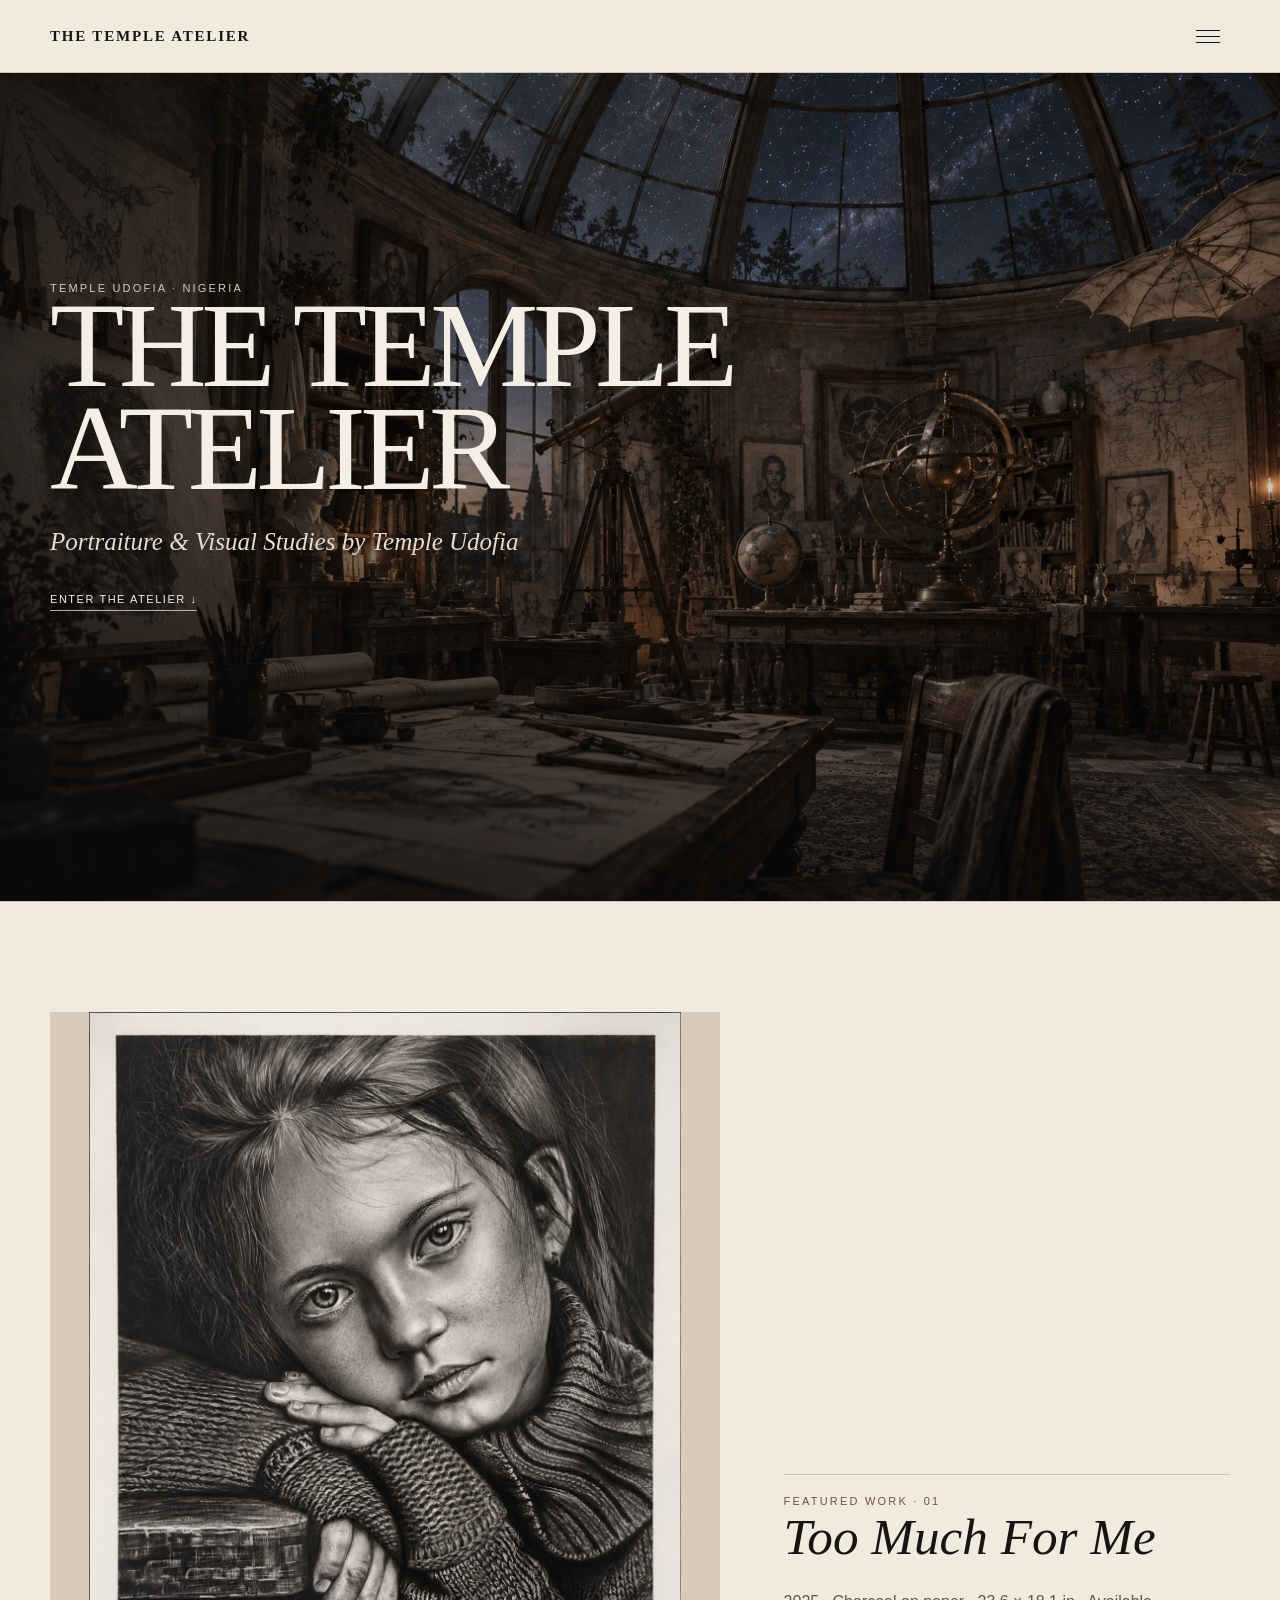
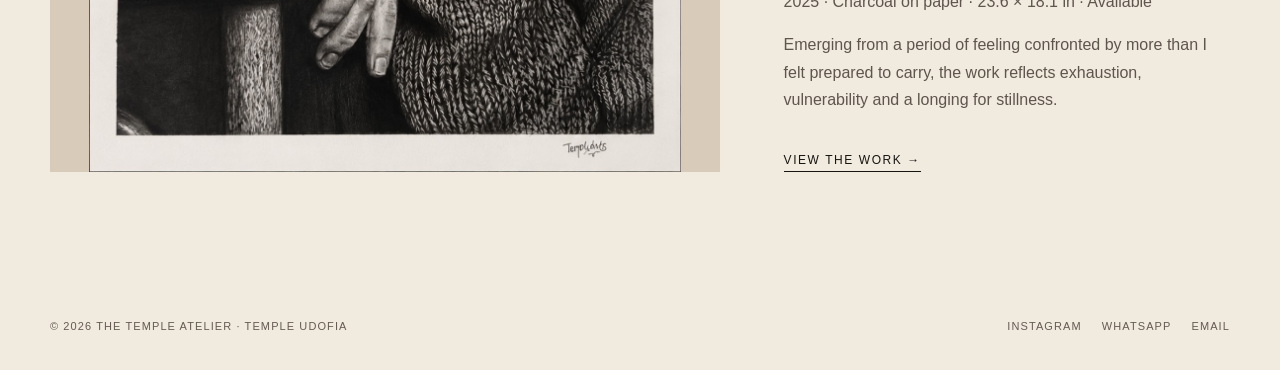
<file: index.html>
<!doctype html><html lang="en"><head><meta charset="utf-8"><meta name="viewport" content="width=device-width,initial-scale=1">
<title>The Temple Atelier — Temple Udofia</title><meta name="description" content="The Temple Atelier — portraiture and visual studies by Temple Udofia.">
<link rel="stylesheet" href="assets/style.css"></head><body>
<header class="site-head"><div class="shell nav">
<a class="brand" href="index.html">The Temple Atelier</a>
<button class="menu-toggle" type="button" aria-label="Open navigation" aria-controls="atelier-menu" aria-expanded="false"><span></span><span></span><span></span></button>
</div></header>
<div class="menu-layer" id="atelier-menu" aria-hidden="true">
  <button class="menu-backdrop" type="button" aria-label="Close navigation"></button>
  <aside class="parchment-menu" role="dialog" aria-modal="true" aria-label="Atelier navigation">
    <button class="menu-close" type="button" aria-label="Close navigation">×</button>
    <div class="menu-kicker">The Temple Atelier</div>
    <nav class="menu-destinations">
      <a class="current" aria-current="page" href="index.html"><span>01</span>Home</a>
      <a href="artist.html"><span>02</span>Artist</a>
      <a href="works.html"><span>03</span>Works</a>
      <a href="commissions.html"><span>04</span>Commissions</a>
    </nav>
    <div class="menu-signoff">Temple Udofia · Nigeria</div>
  </aside>
</div>

<main>
<section class="home-entrance">
  <img class="atelier-bg" src="assets/images/atelier-background.png" alt="The Temple Atelier visual environment">
  <div class="atelier-shade"></div>
  <div class="shell entrance-content">
    <div class="eyebrow light">Temple Udofia · Nigeria</div>
    <h1>THE TEMPLE<br>ATELIER</h1>
    <p>Portraiture &amp; Visual Studies by Temple Udofia</p>
    <a class="enter-link" href="#featured">Enter the atelier ↓</a>
  </div>
</section>
<section class="section" id="featured">
  <div class="shell"><div class="feature">
    <img src="assets/images/too-much-for-me-final.png" alt="Too Much For Me by Temple Udofia">
    <div class="meta"><div class="eyebrow">Featured work · 01</div><h3>Too Much For Me</h3>
    <p>2025 · Charcoal on paper · 23.6 × 18.1 in · Available</p>
    <p>Emerging from a period of feeling confronted by more than I felt prepared to carry, the work reflects exhaustion, vulnerability and a longing for stillness.</p>
    <a class="text-link" href="works.html">View the work →</a></div>
  </div></div>
</section>
</main>

<footer><div class="shell foot"><div>© 2026 The Temple Atelier · Temple Udofia</div>
<div class="social"><a href="https://instagram.com/detempleatelier">Instagram</a><a href="https://wa.me/2349043676835?text=Hello%2C%20I%20have%20something%20for%20the%20Atelier.%20I%E2%80%99d%20love%20to%20see%20it%20come%20to%20life.">WhatsApp</a><a href="mailto:templeudofia177@gmail.com">Email</a></div>
</div></footer>
<script src="assets/site.js"></script></body></html>
</file>
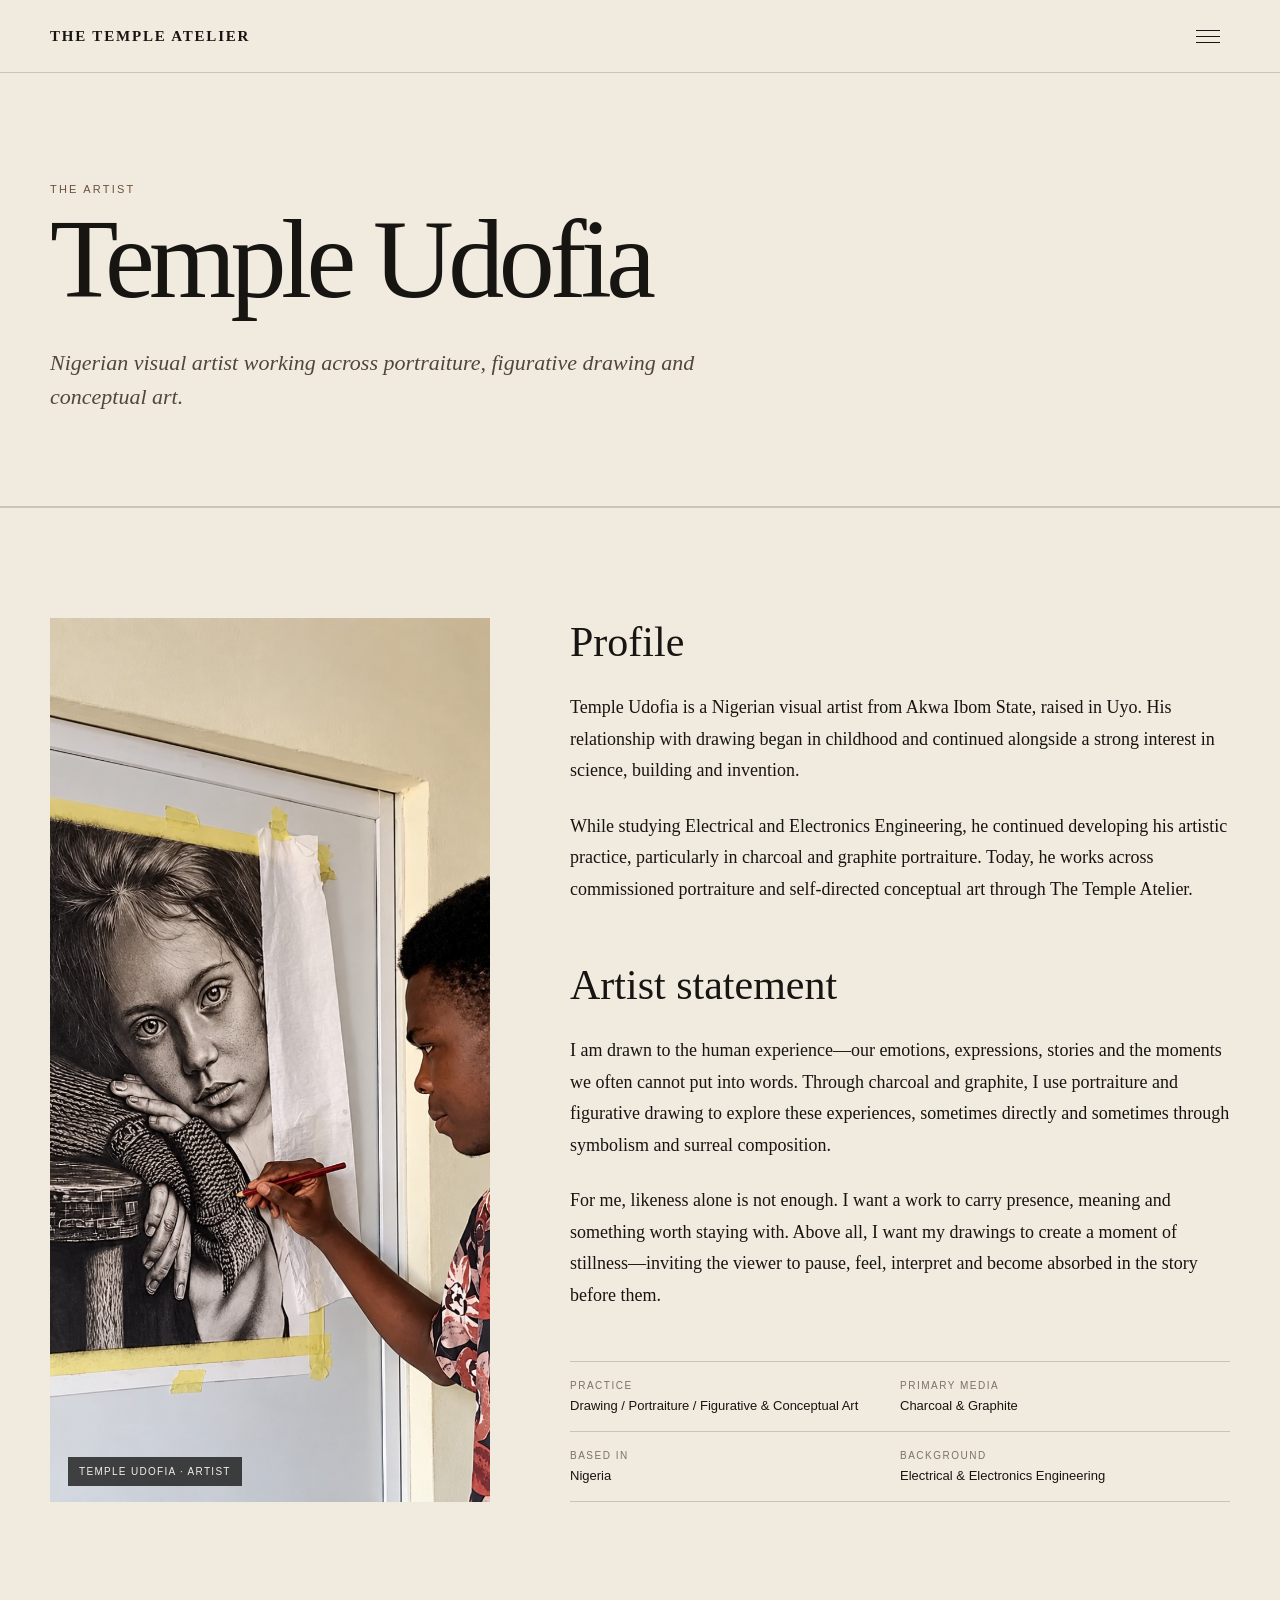
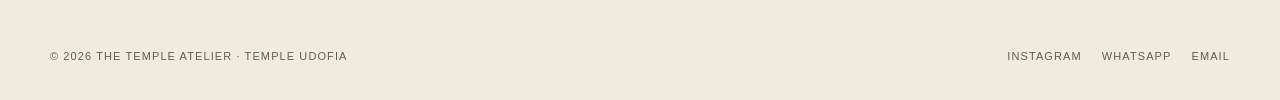
<file: artist.html>
<!doctype html><html lang="en"><head><meta charset="utf-8"><meta name="viewport" content="width=device-width,initial-scale=1">
<title>Artist — The Temple Atelier</title><meta name="description" content="The Temple Atelier — portraiture and visual studies by Temple Udofia.">
<link rel="stylesheet" href="assets/style.css"></head><body>
<header class="site-head"><div class="shell nav">
<a class="brand" href="index.html">The Temple Atelier</a>
<button class="menu-toggle" type="button" aria-label="Open navigation" aria-controls="atelier-menu" aria-expanded="false"><span></span><span></span><span></span></button>
</div></header>
<div class="menu-layer" id="atelier-menu" aria-hidden="true">
  <button class="menu-backdrop" type="button" aria-label="Close navigation"></button>
  <aside class="parchment-menu" role="dialog" aria-modal="true" aria-label="Atelier navigation">
    <button class="menu-close" type="button" aria-label="Close navigation">×</button>
    <div class="menu-kicker">The Temple Atelier</div>
    <nav class="menu-destinations">
      <a href="index.html"><span>01</span>Home</a>
      <a class="current" aria-current="page" href="artist.html"><span>02</span>Artist</a>
      <a href="works.html"><span>03</span>Works</a>
      <a href="commissions.html"><span>04</span>Commissions</a>
    </nav>
    <div class="menu-signoff">Temple Udofia · Nigeria</div>
  </aside>
</div>

<main><section class="page-hero"><div class="shell"><div class="eyebrow">The artist</div><h1>Temple Udofia</h1><p>Nigerian visual artist working across portraiture, figurative drawing and conceptual art.</p></div></section>
<section class="section"><div class="shell artist-grid"><div class="artist-photo"><img src="assets/images/temple-udofia-profile.png" alt="Temple Udofia working on a charcoal portrait"><div class="photo-label">Temple Udofia · Artist</div></div>
<div class="artist-copy"><h2>Profile</h2><p>Temple Udofia is a Nigerian visual artist from Akwa Ibom State, raised in Uyo. His relationship with drawing began in childhood and continued alongside a strong interest in science, building and invention.</p><p>While studying Electrical and Electronics Engineering, he continued developing his artistic practice, particularly in charcoal and graphite portraiture. Today, he works across commissioned portraiture and self-directed conceptual art through The Temple Atelier.</p>
<h2 style="margin-top:56px">Artist statement</h2><p>I am drawn to the human experience—our emotions, expressions, stories and the moments we often cannot put into words. Through charcoal and graphite, I use portraiture and figurative drawing to explore these experiences, sometimes directly and sometimes through symbolism and surreal composition.</p><p>For me, likeness alone is not enough. I want a work to carry presence, meaning and something worth staying with. Above all, I want my drawings to create a moment of stillness—inviting the viewer to pause, feel, interpret and become absorbed in the story before them.</p>
<div class="profile"><div><span>Practice</span>Drawing / Portraiture / Figurative &amp; Conceptual Art</div><div><span>Primary media</span>Charcoal &amp; Graphite</div><div><span>Based in</span>Nigeria</div><div><span>Background</span>Electrical &amp; Electronics Engineering</div></div></div></div></section></main>

<footer><div class="shell foot"><div>© 2026 The Temple Atelier · Temple Udofia</div>
<div class="social"><a href="https://instagram.com/detempleatelier">Instagram</a><a href="https://wa.me/2349043676835?text=Hello%2C%20I%20have%20something%20for%20the%20Atelier.%20I%E2%80%99d%20love%20to%20see%20it%20come%20to%20life.">WhatsApp</a><a href="mailto:templeudofia177@gmail.com">Email</a></div>
</div></footer>
<script src="assets/site.js"></script></body></html>
</file>
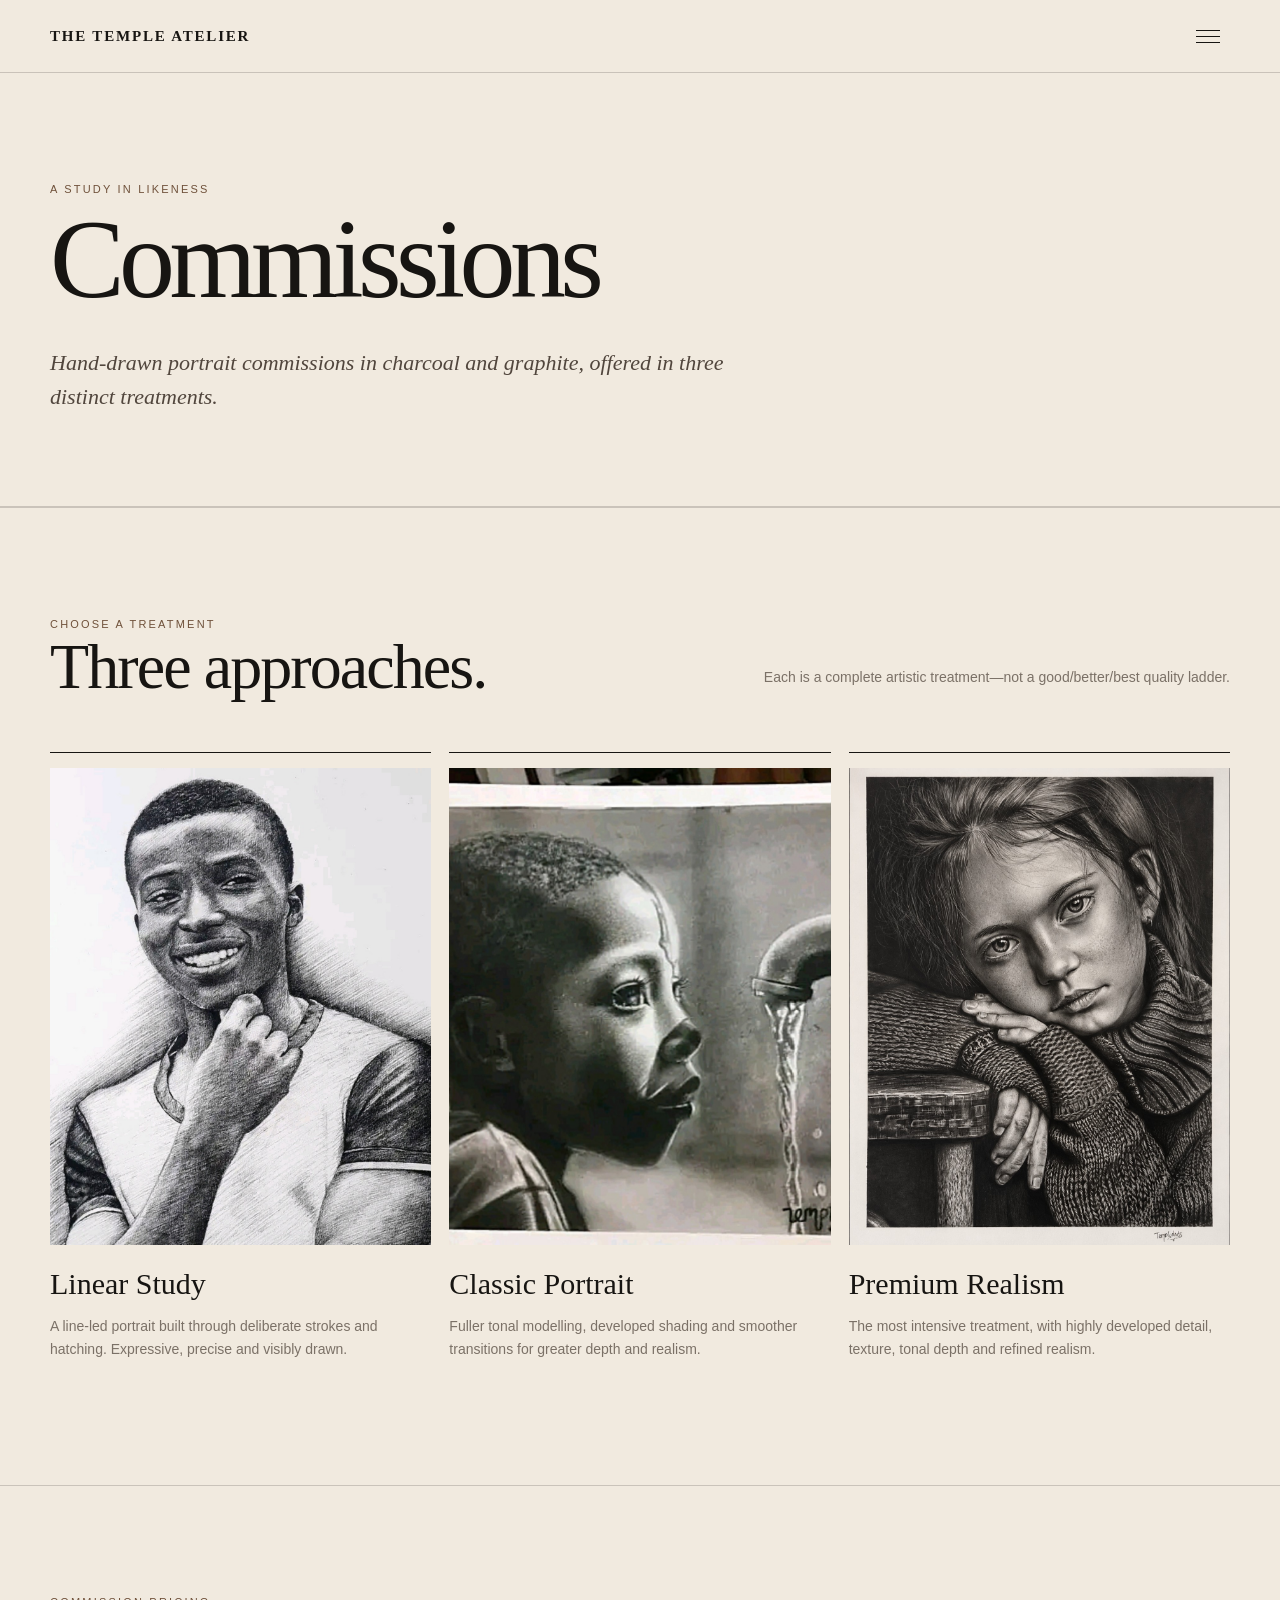
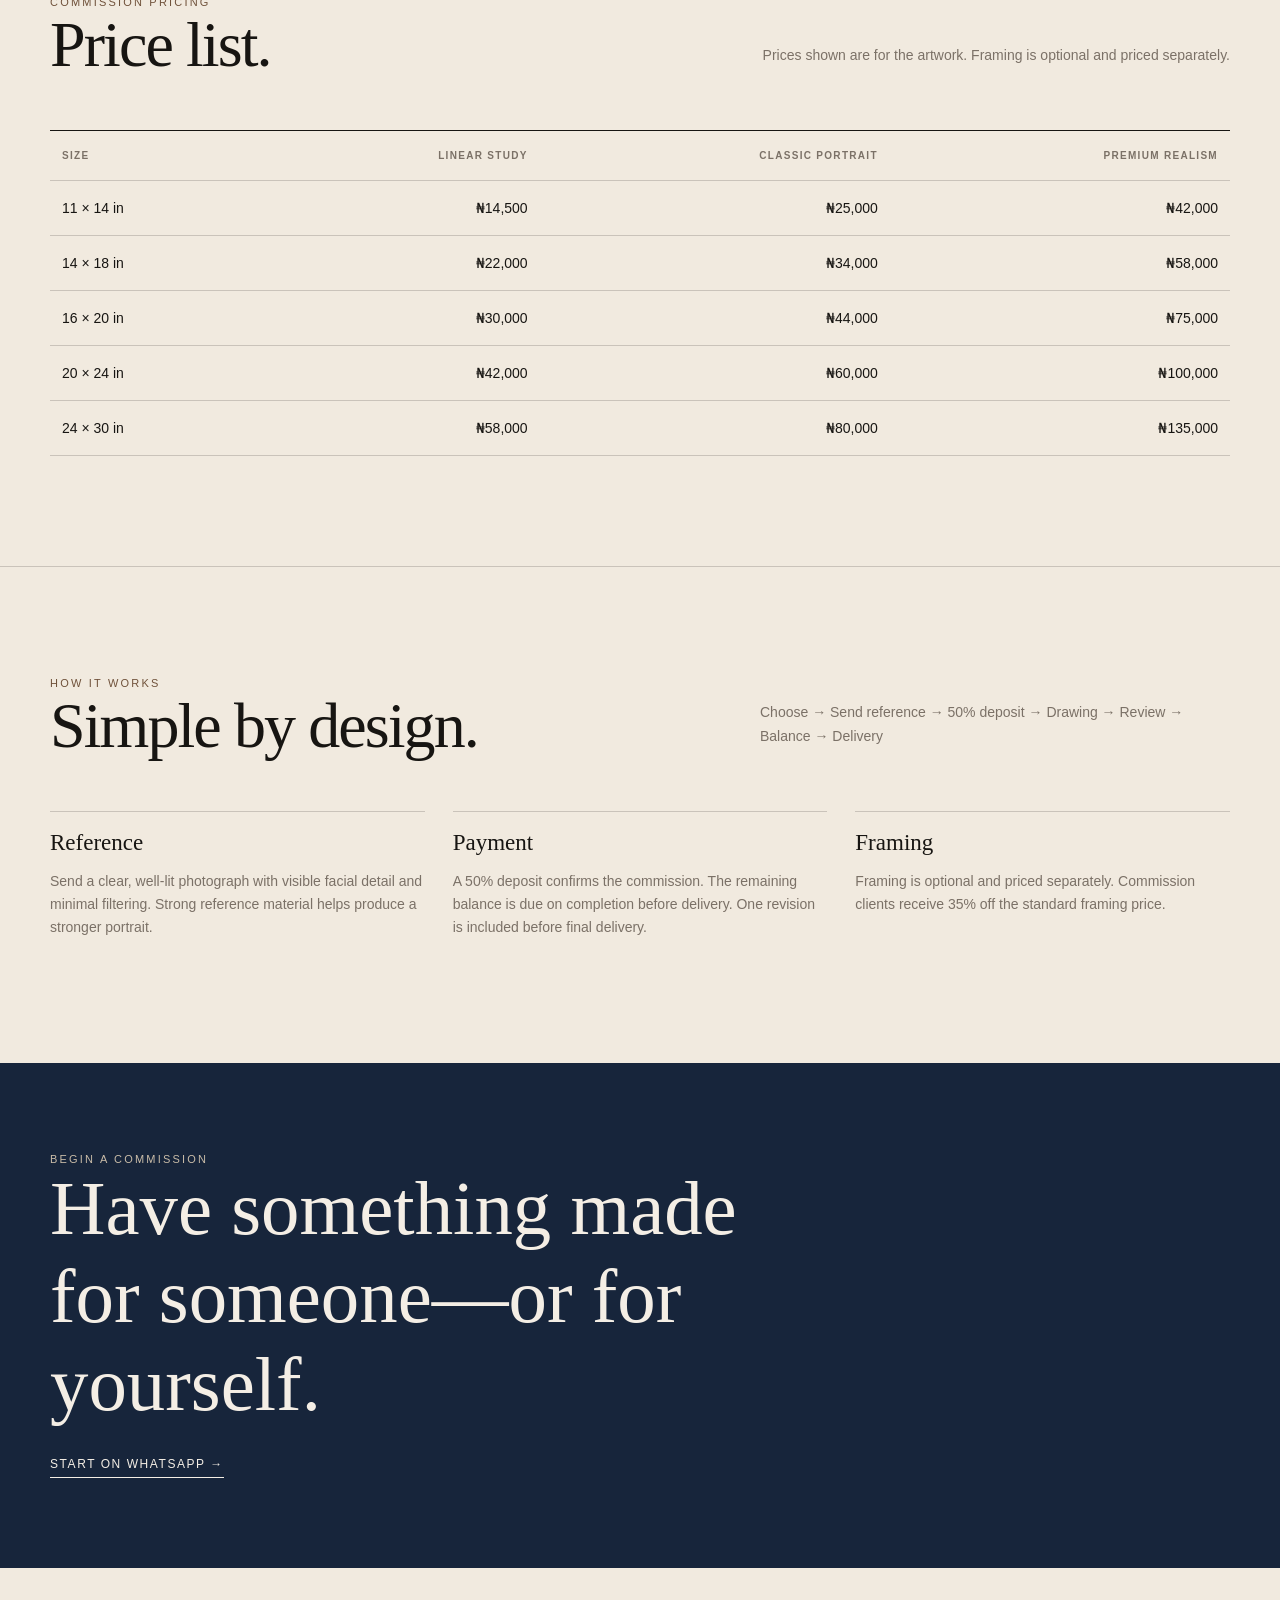
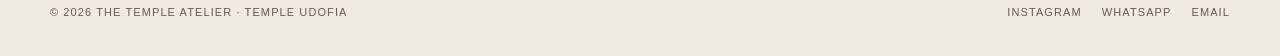
<file: commissions.html>
<!doctype html><html lang="en"><head><meta charset="utf-8"><meta name="viewport" content="width=device-width,initial-scale=1">
<title>Commissions — The Temple Atelier</title><meta name="description" content="The Temple Atelier — portraiture and visual studies by Temple Udofia.">
<link rel="stylesheet" href="assets/style.css"></head><body>
<header class="site-head"><div class="shell nav">
<a class="brand" href="index.html">The Temple Atelier</a>
<button class="menu-toggle" type="button" aria-label="Open navigation" aria-controls="atelier-menu" aria-expanded="false"><span></span><span></span><span></span></button>
</div></header>
<div class="menu-layer" id="atelier-menu" aria-hidden="true">
  <button class="menu-backdrop" type="button" aria-label="Close navigation"></button>
  <aside class="parchment-menu" role="dialog" aria-modal="true" aria-label="Atelier navigation">
    <button class="menu-close" type="button" aria-label="Close navigation">×</button>
    <div class="menu-kicker">The Temple Atelier</div>
    <nav class="menu-destinations">
      <a href="index.html"><span>01</span>Home</a>
      <a href="artist.html"><span>02</span>Artist</a>
      <a href="works.html"><span>03</span>Works</a>
      <a class="current" aria-current="page" href="commissions.html"><span>04</span>Commissions</a>
    </nav>
    <div class="menu-signoff">Temple Udofia · Nigeria</div>
  </aside>
</div>

<main><section class="page-hero"><div class="shell"><div class="eyebrow">A Study in Likeness</div><h1>Commissions</h1><p>Hand-drawn portrait commissions in charcoal and graphite, offered in three distinct treatments.</p></div></section>
<section class="section"><div class="shell"><div class="section-head"><div><div class="eyebrow">Choose a treatment</div><h2>Three approaches.</h2></div><p class="small">Each is a complete artistic treatment—not a good/better/best quality ladder.</p></div>
<div class="treatments">
<div class="treatment"><img src="assets/images/linear-study.jpg" alt="Linear Study portrait example"><h3>Linear Study</h3><p>A line-led portrait built through deliberate strokes and hatching. Expressive, precise and visibly drawn.</p></div>
<div class="treatment"><img src="assets/images/classic-portrait.jpg" alt="Classic Portrait example"><h3>Classic Portrait</h3><p>Fuller tonal modelling, developed shading and smoother transitions for greater depth and realism.</p></div>
<div class="treatment"><img src="assets/images/too-much-for-me-final.png" alt="Premium realism rendering reference"><h3>Premium Realism</h3><p>The most intensive treatment, with highly developed detail, texture, tonal depth and refined realism.</p></div>
</div></div></section>
<section class="section"><div class="shell"><div class="section-head"><div><div class="eyebrow">Commission pricing</div><h2>Price list.</h2></div><p class="small">Prices shown are for the artwork. Framing is optional and priced separately.</p></div>
<div class="price-wrap"><table><thead><tr><th>Size</th><th>Linear Study</th><th>Classic Portrait</th><th>Premium Realism</th></tr></thead><tbody>
<tr><td>11 × 14 in</td><td>₦14,500</td><td>₦25,000</td><td>₦42,000</td></tr>
<tr><td>14 × 18 in</td><td>₦22,000</td><td>₦34,000</td><td>₦58,000</td></tr>
<tr><td>16 × 20 in</td><td>₦30,000</td><td>₦44,000</td><td>₦75,000</td></tr>
<tr><td>20 × 24 in</td><td>₦42,000</td><td>₦60,000</td><td>₦100,000</td></tr>
<tr><td>24 × 30 in</td><td>₦58,000</td><td>₦80,000</td><td>₦135,000</td></tr>
</tbody></table></div></div></section>
<section class="section"><div class="shell"><div class="section-head"><div><div class="eyebrow">How it works</div><h2>Simple by design.</h2></div><p class="small">Choose → Send reference → 50% deposit → Drawing → Review → Balance → Delivery</p></div>
<div class="terms"><div class="term"><h3>Reference</h3><p>Send a clear, well-lit photograph with visible facial detail and minimal filtering. Strong reference material helps produce a stronger portrait.</p></div><div class="term"><h3>Payment</h3><p>A 50% deposit confirms the commission. The remaining balance is due on completion before delivery. One revision is included before final delivery.</p></div><div class="term"><h3>Framing</h3><p>Framing is optional and priced separately. Commission clients receive 35% off the standard framing price.</p></div></div></div></section>
<section class="cta"><div class="shell"><div class="eyebrow" style="color:#c9bca8">Begin a commission</div><h2>Have something made for someone—or for yourself.</h2><a href="https://wa.me/2349043676835?text=Hello%2C%20I%20have%20something%20for%20the%20Atelier.%20I%E2%80%99d%20love%20to%20see%20it%20come%20to%20life.">Start on WhatsApp →</a></div></section>
</main>

<footer><div class="shell foot"><div>© 2026 The Temple Atelier · Temple Udofia</div>
<div class="social"><a href="https://instagram.com/detempleatelier">Instagram</a><a href="https://wa.me/2349043676835?text=Hello%2C%20I%20have%20something%20for%20the%20Atelier.%20I%E2%80%99d%20love%20to%20see%20it%20come%20to%20life.">WhatsApp</a><a href="mailto:templeudofia177@gmail.com">Email</a></div>
</div></footer>
<script src="assets/site.js"></script></body></html>
</file>
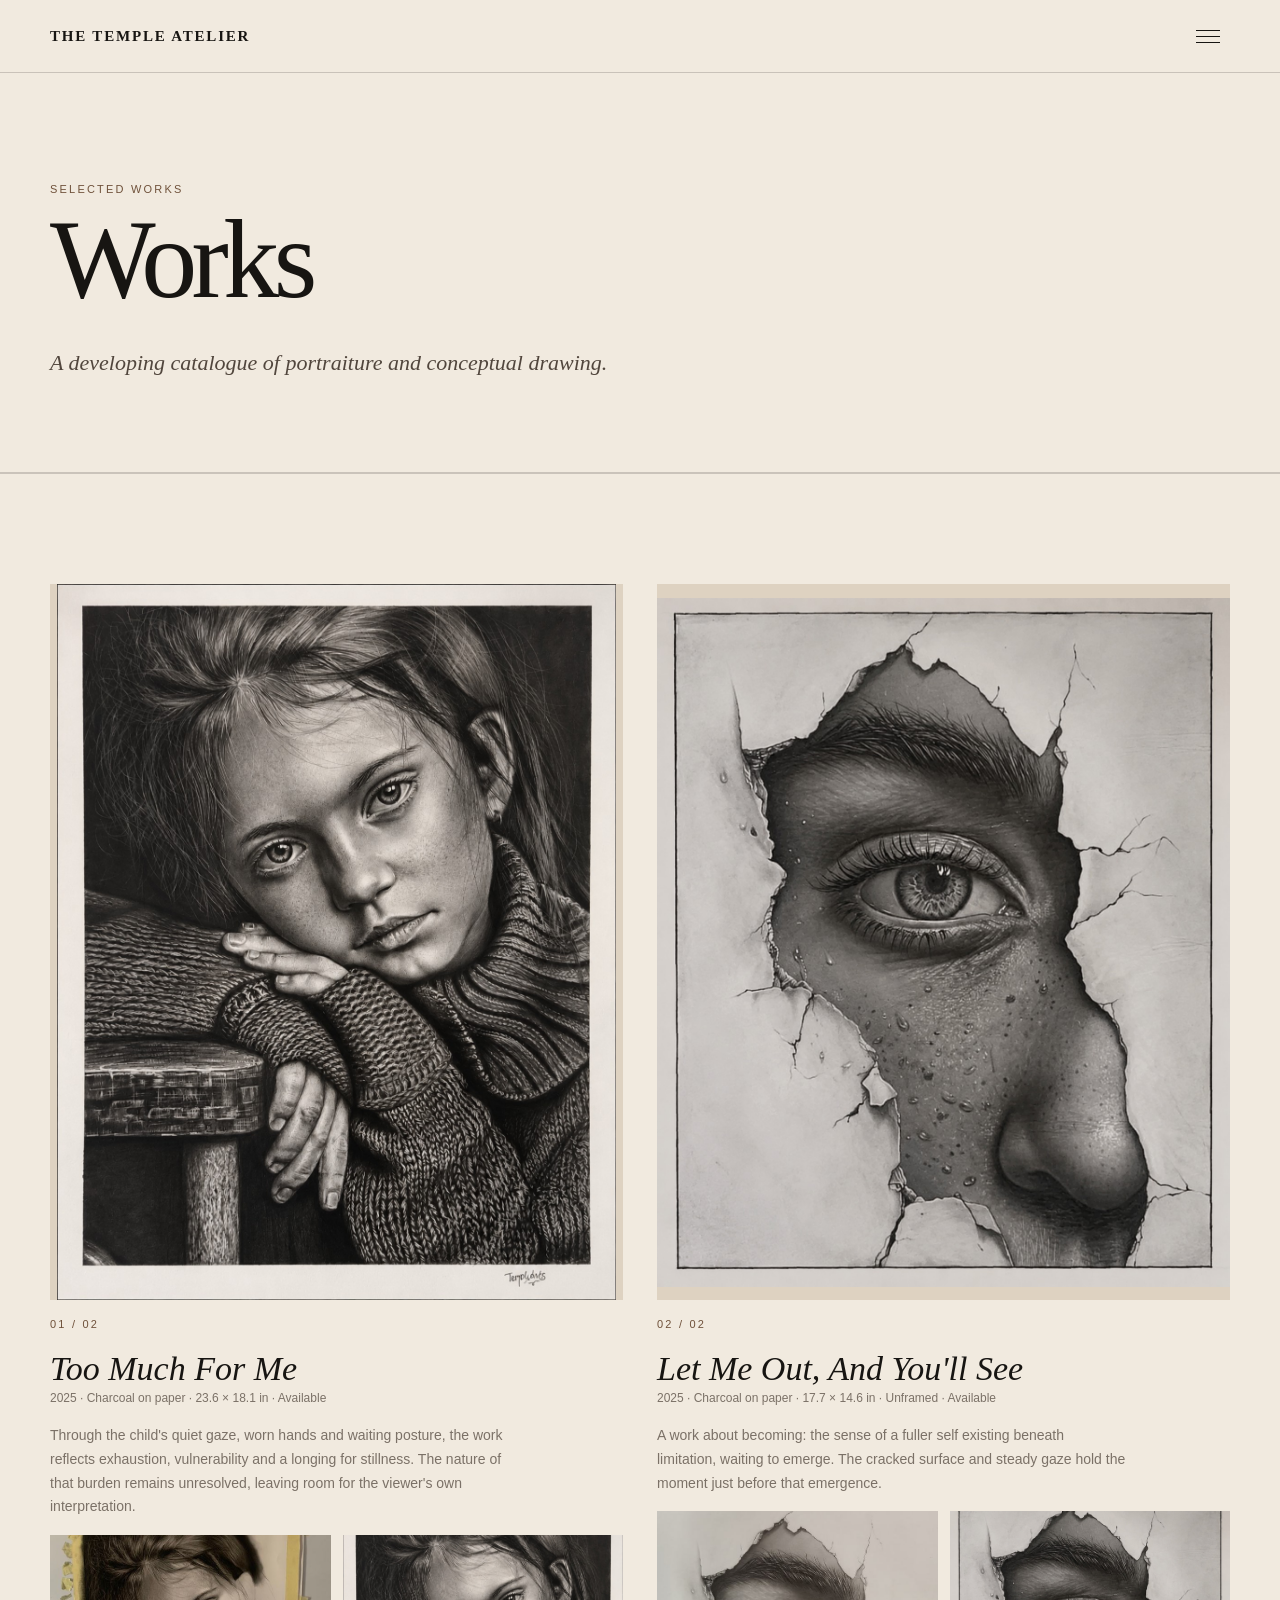
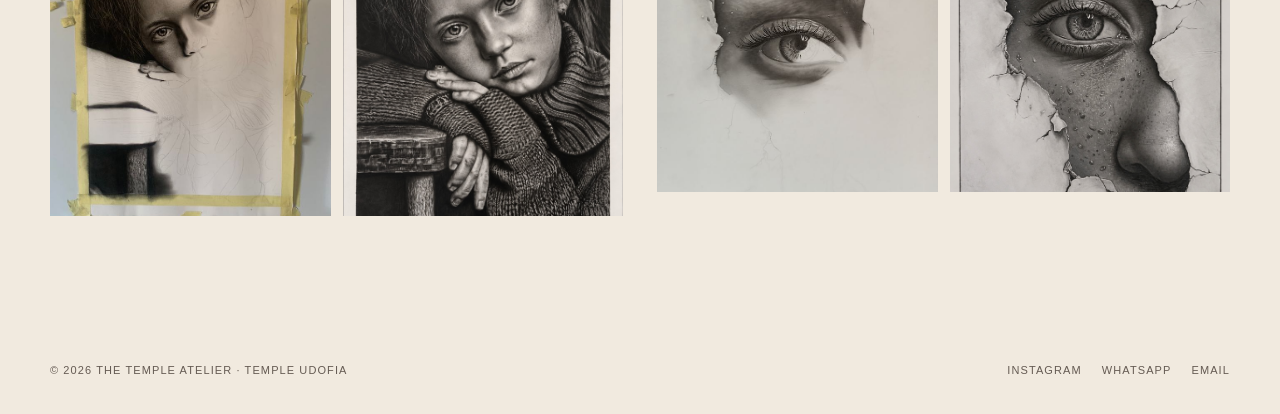
<file: works.html>
<!doctype html><html lang="en"><head><meta charset="utf-8"><meta name="viewport" content="width=device-width,initial-scale=1">
<title>Works — The Temple Atelier</title><meta name="description" content="The Temple Atelier — portraiture and visual studies by Temple Udofia.">
<link rel="stylesheet" href="assets/style.css"></head><body>
<header class="site-head"><div class="shell nav">
<a class="brand" href="index.html">The Temple Atelier</a>
<button class="menu-toggle" type="button" aria-label="Open navigation" aria-controls="atelier-menu" aria-expanded="false"><span></span><span></span><span></span></button>
</div></header>
<div class="menu-layer" id="atelier-menu" aria-hidden="true">
  <button class="menu-backdrop" type="button" aria-label="Close navigation"></button>
  <aside class="parchment-menu" role="dialog" aria-modal="true" aria-label="Atelier navigation">
    <button class="menu-close" type="button" aria-label="Close navigation">×</button>
    <div class="menu-kicker">The Temple Atelier</div>
    <nav class="menu-destinations">
      <a href="index.html"><span>01</span>Home</a>
      <a href="artist.html"><span>02</span>Artist</a>
      <a class="current" aria-current="page" href="works.html"><span>03</span>Works</a>
      <a href="commissions.html"><span>04</span>Commissions</a>
    </nav>
    <div class="menu-signoff">Temple Udofia · Nigeria</div>
  </aside>
</div>

<main><section class="page-hero"><div class="shell"><div class="eyebrow">Selected works</div><h1>Works</h1><p>A developing catalogue of portraiture and conceptual drawing.</p></div></section>
<section class="section"><div class="shell works">
<article class="work"><img src="assets/images/too-much-for-me-final.png" alt="Too Much For Me"><div class="eyebrow" style="margin-top:18px">01 / 02</div><h2>Too Much For Me</h2><div class="details">2025 · Charcoal on paper · 23.6 × 18.1 in · Available</div><p class="small">Through the child's quiet gaze, worn hands and waiting posture, the work reflects exhaustion, vulnerability and a longing for stillness. The nature of that burden remains unresolved, leaving room for the viewer's own interpretation.</p><div class="process-strip"><img src="assets/images/too-much-progress.jpg" alt="Too Much For Me in progress"><img src="assets/images/too-much-for-me-final.png" alt="Too Much For Me finished"></div></article>
<article class="work"><img src="assets/images/let-me-out-final.png" alt="Let Me Out, And You'll See"><div class="eyebrow" style="margin-top:18px">02 / 02</div><h2>Let Me Out, And You'll See</h2><div class="details">2025 · Charcoal on paper · 17.7 × 14.6 in · Unframed · Available</div><p class="small">A work about becoming: the sense of a fuller self existing beneath limitation, waiting to emerge. The cracked surface and steady gaze hold the moment just before that emergence.</p><div class="process-strip"><img src="assets/images/let-me-out-progress.jpg" alt="Let Me Out in progress"><img src="assets/images/let-me-out-final.png" alt="Let Me Out finished"></div></article>
</div></section></main>

<footer><div class="shell foot"><div>© 2026 The Temple Atelier · Temple Udofia</div>
<div class="social"><a href="https://instagram.com/detempleatelier">Instagram</a><a href="https://wa.me/2349043676835?text=Hello%2C%20I%20have%20something%20for%20the%20Atelier.%20I%E2%80%99d%20love%20to%20see%20it%20come%20to%20life.">WhatsApp</a><a href="mailto:templeudofia177@gmail.com">Email</a></div>
</div></footer>
<script src="assets/site.js"></script></body></html>
</file>
<file: assets/style.css>
:root{
  --paper:#f1eadf; --paper2:#e7dccb; --brown:#6f513a; --ink:#171512;
  --blue:#17253b; --muted:#7b7167; --line:rgba(23,21,18,.18);
  --serif: Georgia, "Times New Roman", serif; --sans: Arial, Helvetica, sans-serif;
}
*{box-sizing:border-box} html{scroll-behavior:smooth} body{margin:0;background:var(--paper);color:var(--ink);font-family:var(--sans)}
a{color:inherit;text-decoration:none} img{display:block;max-width:100%}
.shell{width:min(1180px,calc(100% - 42px));margin:auto}
.site-head{position:sticky;top:0;z-index:20;background:rgba(241,234,223,.92);backdrop-filter:blur(12px);border-bottom:1px solid var(--line)}
.nav{min-height:72px;display:flex;align-items:center;justify-content:space-between;gap:24px}
.brand{font:600 15px/1 var(--serif);letter-spacing:.12em;text-transform:uppercase}
.navlinks{display:flex;gap:24px;font-size:12px;letter-spacing:.12em;text-transform:uppercase}
.navlinks a:hover,.navlinks a.active{color:var(--brown)}
.hero{min-height:82vh;display:grid;place-items:center;text-align:center;position:relative;overflow:hidden;background:
radial-gradient(circle at 70% 20%,rgba(23,37,59,.14),transparent 27%),
linear-gradient(140deg,var(--paper),#d9c9b4 58%,#c5b096)}
.hero:after{content:"";position:absolute;width:360px;height:360px;border:1px solid rgba(23,37,59,.22);border-radius:50%;right:-120px;top:18%;box-shadow:0 0 0 80px rgba(23,37,59,.025)}
.hero-inner{position:relative;z-index:2;padding:80px 0}
.eyebrow{font-size:11px;letter-spacing:.2em;text-transform:uppercase;color:var(--brown)}
h1,h2,h3{font-family:var(--serif);font-weight:400;margin:0}
.hero h1{font-size:clamp(48px,9vw,112px);letter-spacing:-.045em;line-height:.88;max-width:1050px}
.hero p{margin:26px auto 0;font-family:var(--serif);font-style:italic;font-size:clamp(17px,2vw,24px);color:#4c4036}
.section{padding:110px 0;border-top:1px solid var(--line)}
.section-head{display:flex;justify-content:space-between;align-items:end;gap:30px;margin-bottom:48px}
.section-head h2{font-size:clamp(38px,5vw,68px);letter-spacing:-.03em}
.small{max-width:470px;color:var(--muted);line-height:1.7;font-size:14px}
.studio-frame{height:min(68vw,760px);background:var(--blue);position:relative;overflow:hidden}
.studio-frame img{width:100%;height:100%;object-fit:cover;filter:grayscale(1) contrast(1.03);opacity:.82}
.studio-frame .caption{position:absolute;left:24px;bottom:20px;color:#f4eee4;font-size:11px;letter-spacing:.14em;text-transform:uppercase}
.feature{display:grid;grid-template-columns:1.2fr .8fr;gap:64px;align-items:end}
.feature img{width:100%;max-height:760px;object-fit:contain;background:#d8cbb9}
.meta{border-top:1px solid var(--line);padding-top:20px}
.meta h3{font-size:clamp(32px,4vw,54px);font-style:italic;margin-bottom:22px}
.meta p{line-height:1.7;color:#5e554d}
.text-link{display:inline-block;margin-top:24px;border-bottom:1px solid;padding-bottom:4px;font-size:12px;letter-spacing:.13em;text-transform:uppercase}
.page-hero{padding:110px 0 70px;border-bottom:1px solid var(--line)}
.page-hero h1{font-size:clamp(56px,9vw,112px);letter-spacing:-.05em}
.page-hero p{max-width:720px;font:italic 22px/1.55 var(--serif);color:#51463d}
.artist-grid{display:grid;grid-template-columns:.8fr 1.2fr;gap:80px}
.artist-card{min-height:520px;background:var(--blue);color:#f5eee3;padding:38px;display:flex;flex-direction:column;justify-content:flex-end;position:relative;overflow:hidden}
.artist-card:before{content:"";position:absolute;width:270px;height:270px;border:1px solid rgba(255,255,255,.28);border-radius:50%;right:-80px;top:60px}
.artist-card strong{font:42px/1 var(--serif);font-weight:400}
.artist-copy h2{font-size:42px;margin-bottom:26px}.artist-copy p{font:18px/1.75 var(--serif);margin:0 0 24px}
.profile{margin-top:50px;display:grid;grid-template-columns:repeat(2,1fr);gap:0;border-top:1px solid var(--line)}
.profile div{padding:18px 0;border-bottom:1px solid var(--line);font-size:13px}.profile span{display:block;color:var(--muted);font-size:10px;text-transform:uppercase;letter-spacing:.15em;margin-bottom:7px}
.works{display:grid;grid-template-columns:1fr 1fr;gap:70px 34px}.work img{width:100%;aspect-ratio:4/5;object-fit:contain;background:#ded2c1}
.work h2{font-size:34px;font-style:italic;margin-top:20px}.work .details{font-size:12px;color:var(--muted);line-height:1.8}
.process-strip{display:grid;grid-template-columns:1fr 1fr;gap:12px;margin-top:16px}.process-strip img{aspect-ratio:1/1;object-fit:cover}
.treatments{display:grid;grid-template-columns:repeat(3,1fr);gap:18px}.treatment{border-top:1px solid var(--ink);padding-top:15px}.treatment img{width:100%;aspect-ratio:4/5;object-fit:cover;background:#ddd0bd;margin-bottom:22px}.treatment h3{font-size:30px}.treatment p{color:var(--muted);font-size:14px;line-height:1.65}
.price-wrap{overflow:auto;border-top:1px solid var(--ink)}table{border-collapse:collapse;width:100%;min-width:660px}th,td{text-align:left;padding:19px 12px;border-bottom:1px solid var(--line);font-size:14px}th{font-size:10px;letter-spacing:.13em;text-transform:uppercase;color:var(--muted)}td:not(:first-child),th:not(:first-child){text-align:right}
.terms{display:grid;grid-template-columns:repeat(3,1fr);gap:28px}.term{border-top:1px solid var(--line);padding-top:18px}.term h3{font-size:23px}.term p{font-size:14px;line-height:1.65;color:var(--muted)}
.cta{background:var(--blue);color:#f4eee5;padding:90px 0}.cta h2{font-size:clamp(44px,6vw,78px);max-width:760px}.cta a{display:inline-block;margin-top:28px;border-bottom:1px solid #f4eee5;padding-bottom:6px;text-transform:uppercase;letter-spacing:.13em;font-size:12px}
footer{padding:38px 0}.foot{display:flex;justify-content:space-between;gap:30px;font-size:11px;letter-spacing:.1em;text-transform:uppercase;color:#655b53}.social{display:flex;gap:20px}
@media(max-width:760px){
 .shell{width:min(100% - 28px,1180px)}.nav{min-height:62px}.brand{font-size:12px}.navlinks{gap:11px;font-size:9px}
 .hero{min-height:72vh}.hero h1{font-size:52px}.section{padding:72px 0}.section-head{display:block}.section-head .small{margin-top:18px}
 .feature,.artist-grid{grid-template-columns:1fr;gap:32px}.works{grid-template-columns:1fr;gap:56px}.treatments{grid-template-columns:1fr}.terms{grid-template-columns:1fr}
 .artist-card{min-height:360px}.page-hero{padding:80px 0 50px}.page-hero h1{font-size:58px}.profile{grid-template-columns:1fr}
 .foot{display:block}.social{margin-top:16px;flex-wrap:wrap}
}

.home-entrance{min-height:92vh;position:relative;display:flex;align-items:flex-end;overflow:hidden;background:#111}
.atelier-bg{position:absolute;inset:0;width:100%;height:100%;object-fit:cover}
.atelier-shade{position:absolute;inset:0;background:linear-gradient(90deg,rgba(10,10,10,.72) 0%,rgba(10,10,10,.25) 60%,rgba(10,10,10,.18)),linear-gradient(0deg,rgba(10,10,10,.6),transparent 55%)}
.entrance-content{position:relative;z-index:2;color:#f4eee4;padding-bottom:9vh}
.entrance-content .light{color:#d6c8b4}
.entrance-content h1{font-size:clamp(54px,9.5vw,122px);line-height:.84;letter-spacing:-.045em;max-width:1000px}
.entrance-content p{font:italic clamp(17px,2vw,25px)/1.4 var(--serif);margin:25px 0 0;color:#e6dccf}
.enter-link{display:inline-block;margin-top:34px;border-bottom:1px solid rgba(255,255,255,.65);padding-bottom:5px;font-size:11px;letter-spacing:.14em;text-transform:uppercase}
.making-photo{height:min(72vw,780px);position:relative;overflow:hidden;background:#cbbca7}
.making-photo img{width:100%;height:100%;object-fit:cover;object-position:center 40%}
.making-photo span,.photo-label{position:absolute;left:18px;bottom:16px;background:rgba(17,17,17,.76);color:#f5eee3;padding:9px 11px;font-size:10px;letter-spacing:.13em;text-transform:uppercase}
.artist-photo{min-height:600px;position:relative;overflow:hidden;background:#cbbca7}
.artist-photo img{width:100%;height:100%;position:absolute;inset:0;object-fit:cover;object-position:center}
@media(max-width:760px){
 .home-entrance{min-height:82vh}
 .atelier-bg{object-position:58% center}
 .entrance-content{padding-bottom:8vh}
 .entrance-content h1{font-size:52px}
 .making-photo{height:112vw}
 .making-photo img{object-position:55% center}
 .artist-photo{min-height:520px}
}

/* Persistent Atelier menu */
.site-head{position:sticky;top:0;z-index:60}
.menu-toggle{width:44px;height:44px;border:0;background:transparent;padding:10px;display:flex;flex-direction:column;justify-content:center;gap:5px;cursor:pointer;color:var(--ink)}
.menu-toggle span{display:block;width:24px;height:1px;background:currentColor;transition:transform .2s ease,width .2s ease}
.menu-toggle:hover span:nth-child(2){width:17px}
.menu-toggle:focus-visible,.menu-close:focus-visible,.menu-destinations a:focus-visible{outline:1px solid var(--brown);outline-offset:4px}
.menu-layer{position:fixed;inset:0;z-index:100;visibility:hidden;pointer-events:none}
.menu-layer.open{visibility:visible;pointer-events:auto}
.menu-backdrop{position:absolute;inset:0;border:0;background:rgba(12,11,10,.42);opacity:0;transition:opacity .25s ease;cursor:default}
.menu-layer.open .menu-backdrop{opacity:1}
.parchment-menu{position:absolute;top:50%;right:4vw;width:min(31vw,430px);min-width:340px;aspect-ratio:2/3;padding:11% 10% 9%;display:flex;flex-direction:column;color:#241b14;background:#e8d4ad url("images/atelier-menu-parchment.png") center/100% 100% no-repeat;filter:drop-shadow(0 20px 35px rgba(0,0,0,.28));transform:translate(26px,-50%) rotate(.4deg);opacity:0;transition:transform .28s cubic-bezier(.2,.7,.2,1),opacity .22s ease}
.menu-layer.open .parchment-menu{transform:translate(0,-50%) rotate(.4deg);opacity:1}
.menu-close{position:absolute;top:9%;right:10%;border:0;background:transparent;color:#392a20;font:300 32px/1 Georgia,serif;cursor:pointer}
.menu-kicker{font:600 10px/1.2 var(--sans);letter-spacing:.2em;text-transform:uppercase;color:#6c5039;margin-top:5%}
.menu-destinations{margin:auto 0;display:flex;flex-direction:column;gap:8px}
.menu-destinations a{position:relative;display:flex;align-items:baseline;gap:15px;padding:8px 0;font:400 clamp(31px,3vw,46px)/1.05 Georgia,"Times New Roman",serif;color:#2a2018}
.menu-destinations a span{width:22px;font:500 9px/1 var(--sans);letter-spacing:.12em;color:#82664d}
.menu-destinations a::after{content:"";position:absolute;left:37px;bottom:4px;width:0;height:1px;background:#654832;transition:width .2s ease}
.menu-destinations a:hover::after,.menu-destinations a.current::after{width:48px}
.menu-destinations a.current{font-style:italic}
.menu-signoff{font:500 9px/1.3 var(--sans);letter-spacing:.15em;text-transform:uppercase;color:#765b44;margin-bottom:3%}
body.menu-open{overflow:hidden}
@media(max-width:760px){
 .nav{min-height:62px}
 .menu-toggle{width:40px;height:40px;padding:8px}
 .parchment-menu{right:6vw;width:82vw;min-width:0;max-width:390px;padding:13% 11% 10%}
 .menu-destinations a{font-size:clamp(32px,10vw,44px)}
 .menu-close{top:9%;right:11%}
}
</file>
